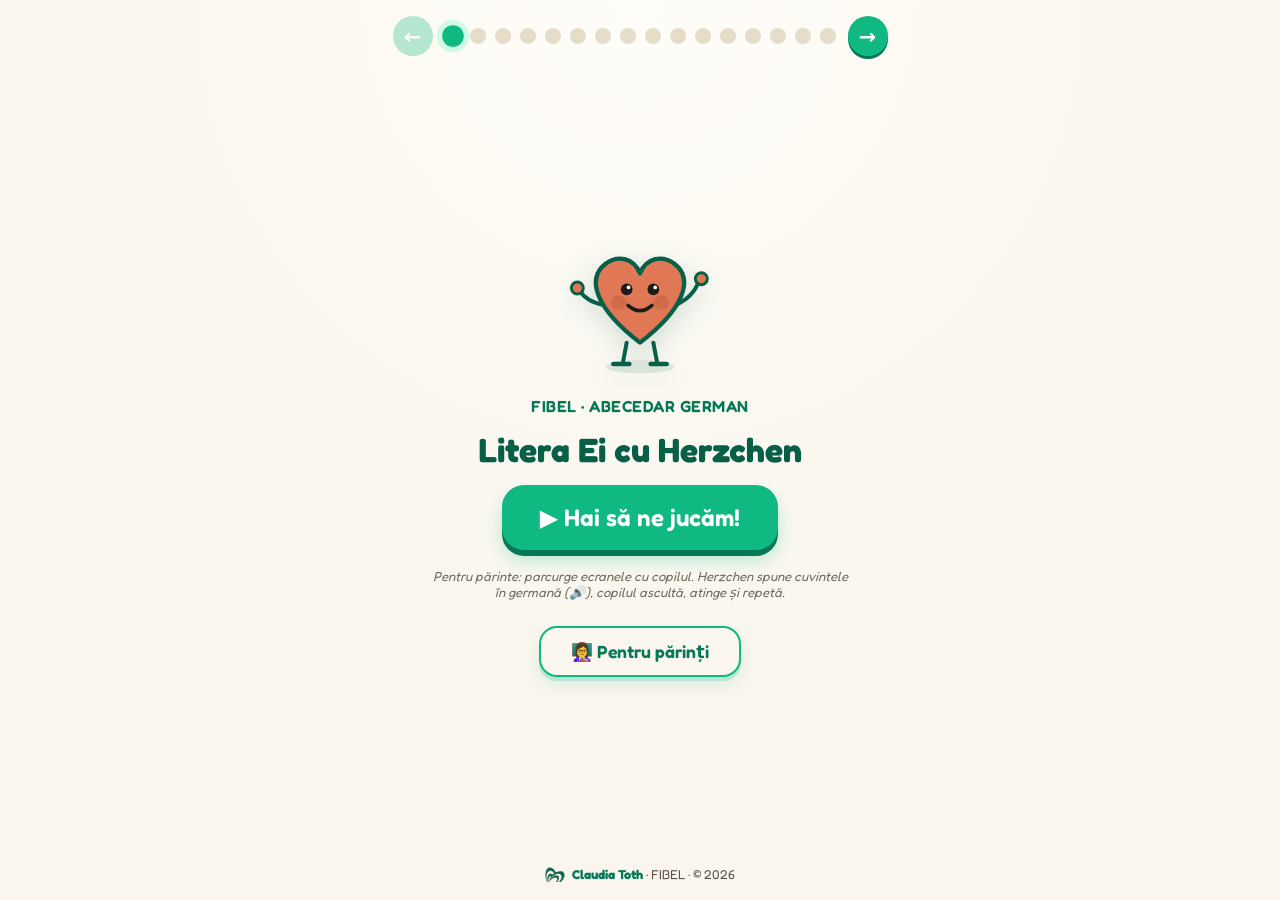
<file: index.html>
<!DOCTYPE html>
<html lang="ro">
<head>
<meta charset="UTF-8">
<meta name="viewport" content="width=device-width, initial-scale=1, maximum-scale=1, user-scalable=no">
<meta name="robots" content="noindex, nofollow">
<title>FIBEL · Litera Ei cu Herzchen 🧡</title>
<link rel="stylesheet" href="styles.css">
</head>
<body>

<div class="topbar">
  <button class="navbtn" id="backBtn" aria-label="Înapoi" title="Înapoi">←</button>
  <div class="dots" id="dots"></div>
  <button class="navbtn" id="fwdBtn" aria-label="Înainte" title="Înainte">→</button>
</div>

<main class="stage" id="stage"><!-- screens injected by app.js --></main>

<div class="brandbar"><img src="images/butterfly-emerald.png" class="bf-foot" alt=""> <b>Claudia Toth</b> · FIBEL · © 2026</div>

<!-- overlay parinti/profesori -->
<div class="overlay" id="parentOverlay">
  <div class="panel">
    <button class="close" id="parentClose" aria-label="Închide">✕</button>
    <h3>👩‍🏫 Pentru părinți și educatoare</h3>
    <p>„Litera Ei cu Herzchen" învață copilul (4–8 ani) să recunoască digraful <b>Ei</b> (se citește „ai", un singur sunet), primele cuvinte germane cu Ei — și <b>propoziții</b> citite și scrise din literele învățate. Personajul-ghid este <b>Herzchen</b> (inimioara) — creația originală a Claudiei. 🧡</p>

    <h4>Cum o folosești</h4>
    <p>Parcurge ecranele împreună cu copilul. Apasă butoanele 🔊 — Herzchen spune cuvântul în germană, copilul ascultă, atinge și repetă. Folosește săgețile <b>← →</b> de sus ca să mergi înainte/înapoi. La final: diplomă + pagină de colorat (ABC-Geschichte).</p>

    <h4>Cuvintele lecției (digraful Ei)</h4>
    <div class="wlist" id="parentWords"></div>

    <h4>Materiale</h4>
    <p>Fișă de lucru tipăribilă + diploma la final.</p>
    <a class="plink" href="fibel-litera-ei.pdf" target="_blank" rel="noopener">📄 Deschide fișa PDF</a>
  </div>
</div>

<!-- diploma + pagina de colorat pentru tiparire -->
<div id="diploma-print"></div>
<div id="coloring-print"></div>

<script src="app.js"></script>
</body>
</html>
</file>
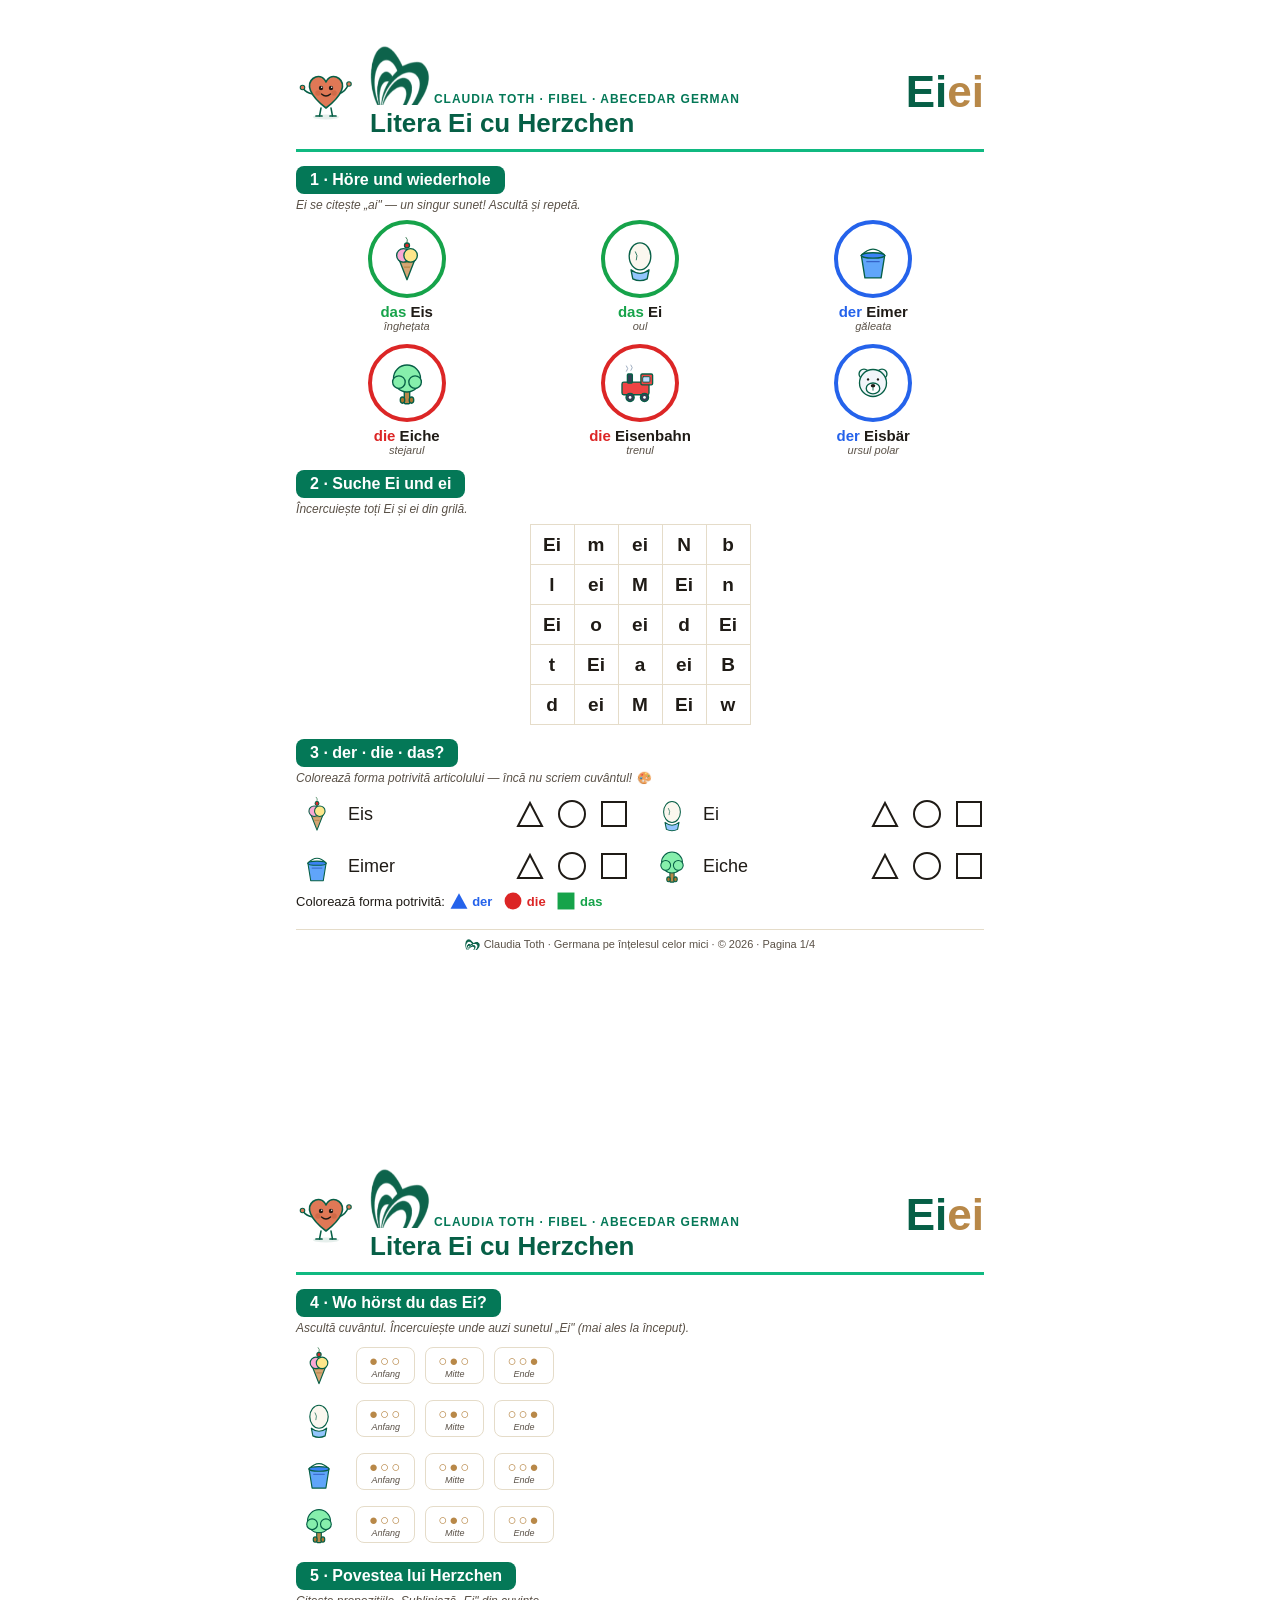
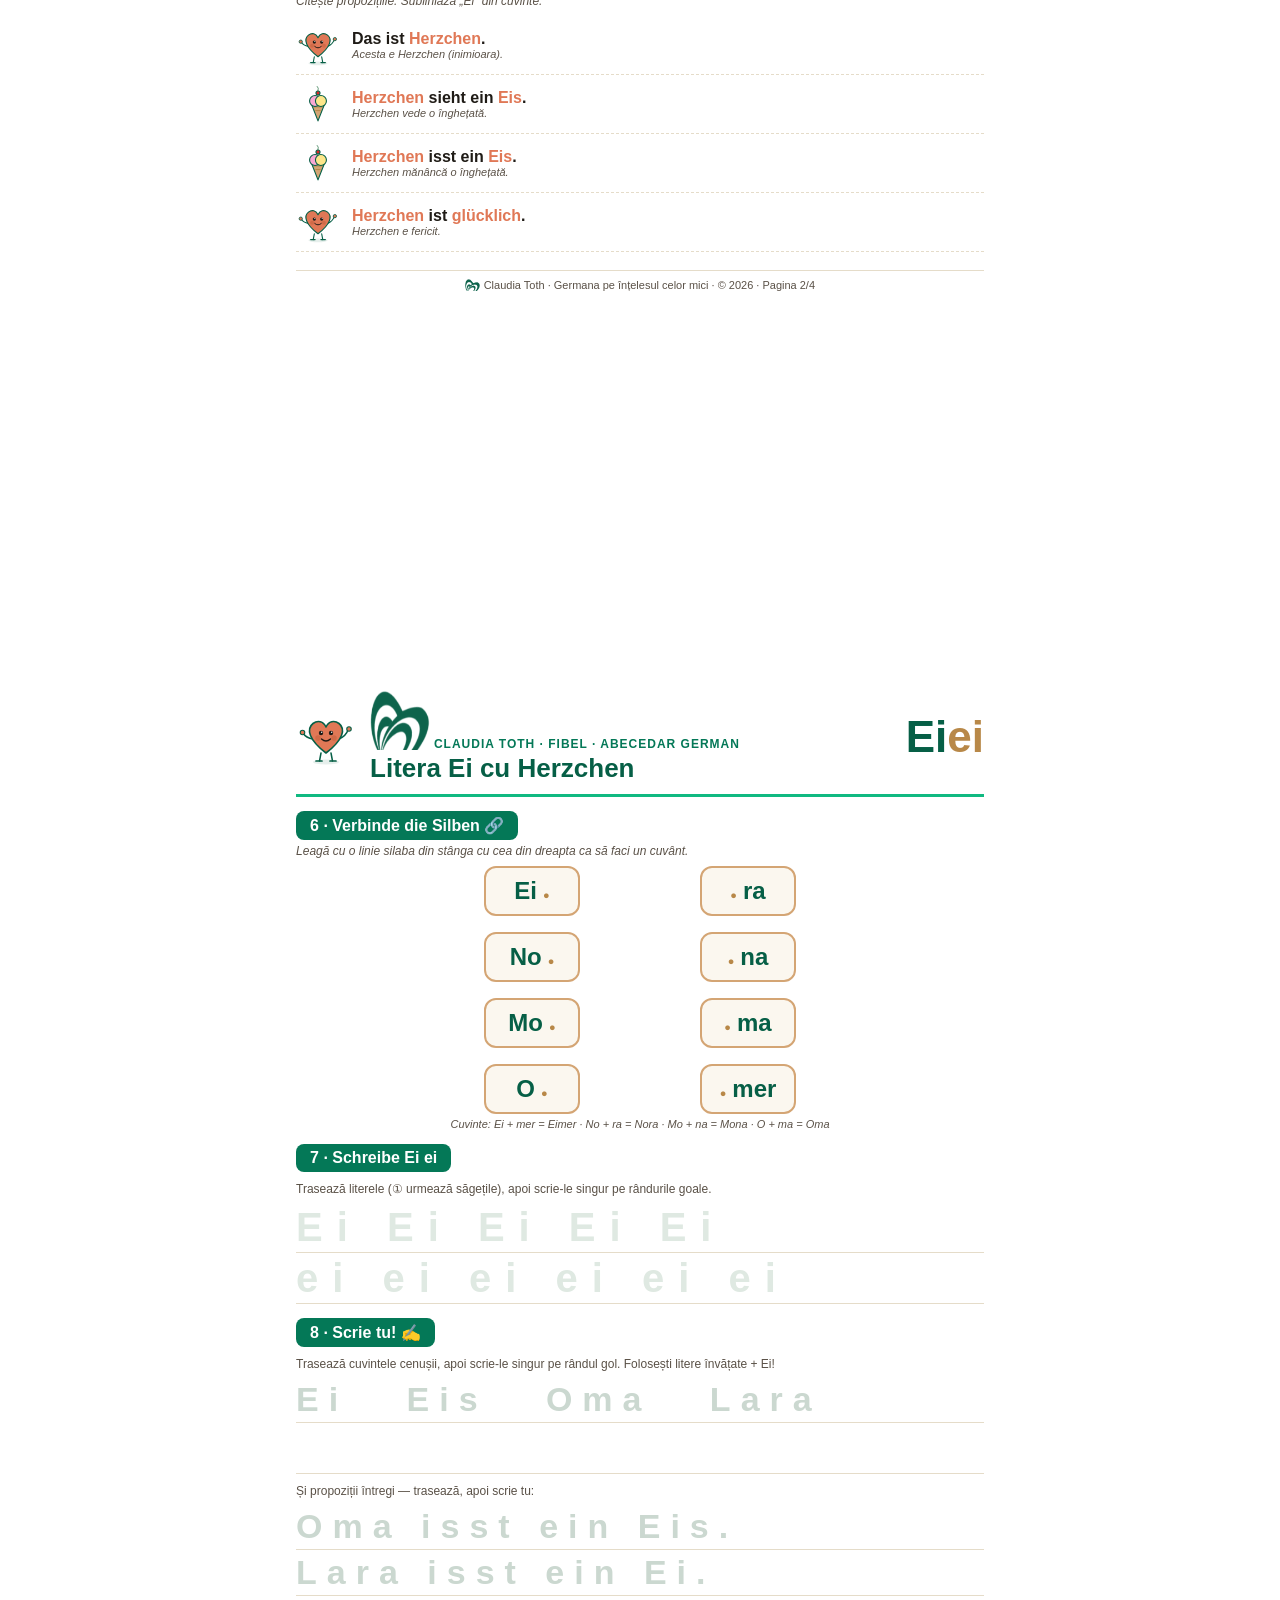
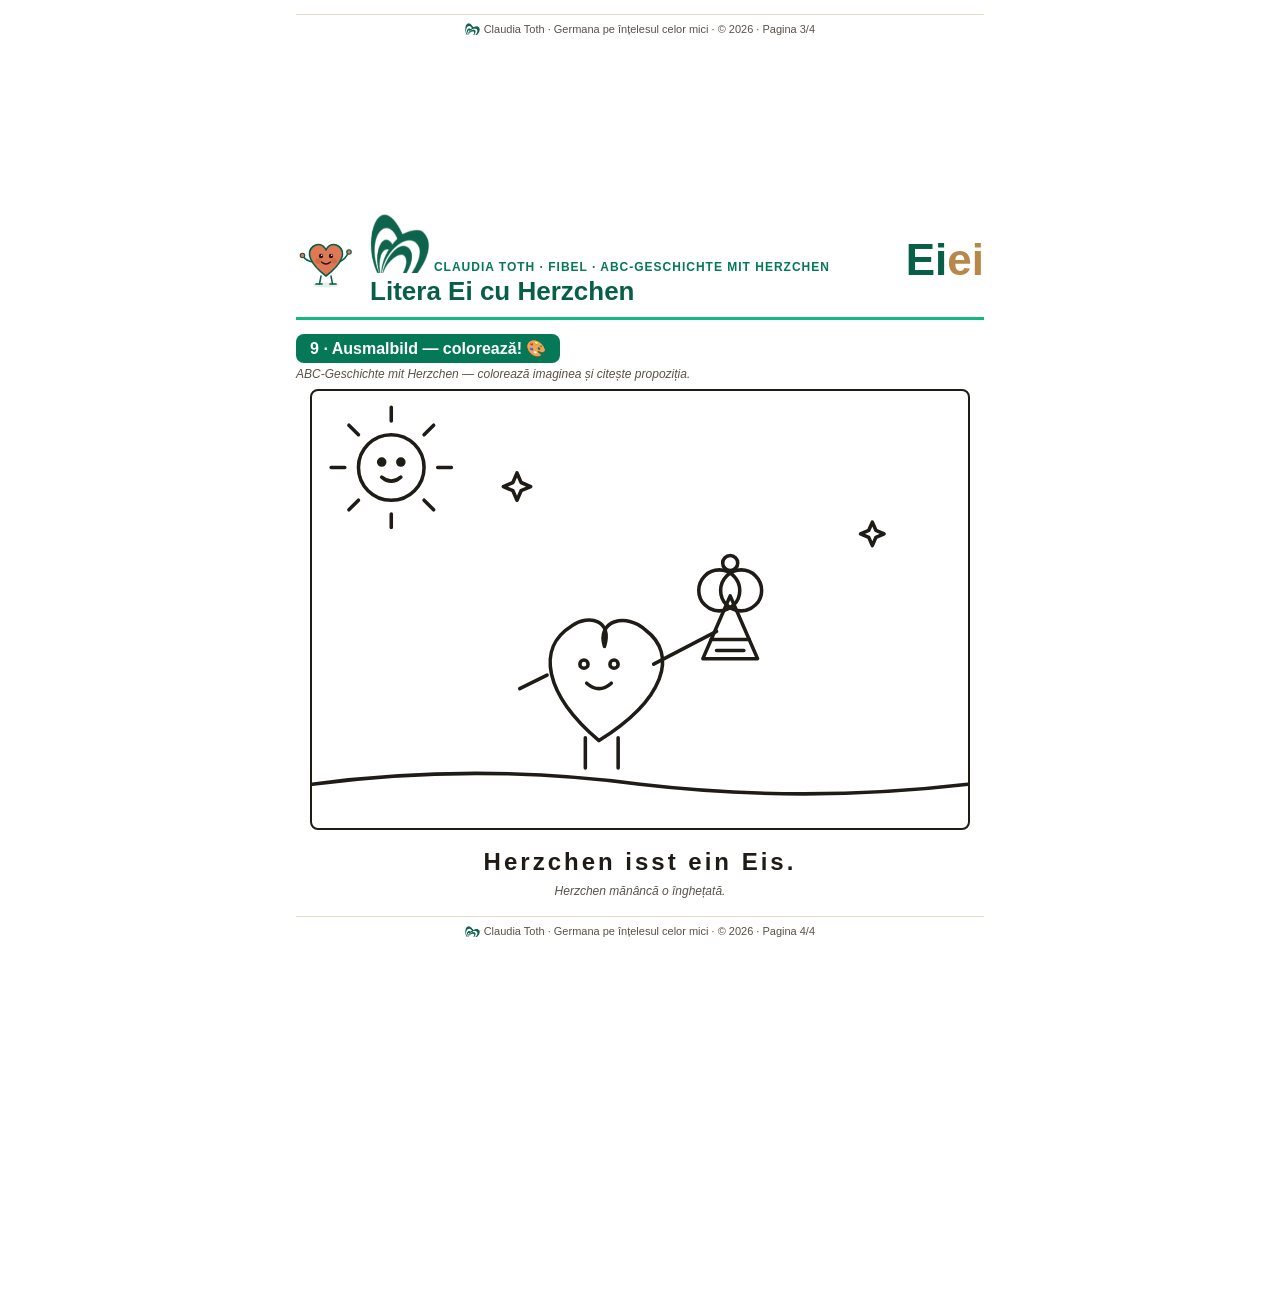
<file: pdf.html>
<!DOCTYPE html>
<html lang="ro">
<head>
<meta charset="UTF-8">
<title>FIBEL · Litera Ei cu Herzchen — Fișă de lucru</title>
<style>
@page { size: A4; margin: 0; }
* { box-sizing: border-box; -webkit-print-color-adjust: exact; print-color-adjust: exact; }
:root{
  --emerald:#10b981; --emerald-d:#047857; --emerald-dd:#065f46;
  --crem:#FAF6EE; --ivory:#FBF7EF; --surface:#F5F0E8; --auriu:#D4A574; --auriu-d:#B88848;
  --terra:#E07856; --ink:#1F1B16; --warm:#5A5147; --border:#E5DCC9;
  --der:#2563eb; --die:#dc2626; --das:#16a34a;
}
body{ margin:0; font-family:'Segoe UI',Arial,sans-serif; color:var(--ink); background:#fff; }
.sheet{ width:210mm; min-height:297mm; padding:12mm 14mm; margin:0 auto; background:#fff; page-break-after:always; }
.sheet:last-child{ page-break-after:auto; }
.head{ display:flex; align-items:center; gap:14px; border-bottom:3px solid var(--emerald); padding-bottom:10px; margin-bottom:14px; }
.head img{ width:60px; height:60px; }
.head .t{ flex:1; }
.head .brand{ font-size:12px; color:var(--emerald-d); font-weight:700; letter-spacing:1px; text-transform:uppercase; }
.head h1{ margin:2px 0 0; font-size:26px; color:var(--emerald-dd); }
.head .big-letter{ font-size:44px; font-weight:800; color:var(--emerald-dd); }
.head .big-letter .lo{ color:var(--auriu-d); }
.sec{ margin:14px 0; }
.sec h2{ font-size:16px; color:#fff; background:var(--emerald-d); display:inline-block; padding:5px 14px; border-radius:8px; margin:0 0 10px; }
.sec .de-sub{ font-size:12px; color:var(--warm); font-style:italic; margin:-6px 0 8px; }
.bilder{ display:grid; grid-template-columns:repeat(3,1fr); gap:12px; }
.bild{ text-align:center; }
.bild .circ{ width:78px; height:78px; border-radius:50%; background:#fff; border:4px solid var(--auriu); display:flex; align-items:center; justify-content:center; margin:0 auto 5px; }
.bild .circ.m{ border-color:var(--der);} .bild .circ.f{ border-color:var(--die);} .bild .circ.n{ border-color:var(--das);}
.bild .circ img{ width:54px; height:54px; }
.bild .w{ font-size:15px; font-weight:700; }
.bild .w .art-m{ color:var(--der);} .bild .w .art-f{ color:var(--die);} .bild .w .art-n{ color:var(--das);}
.bild .ro{ font-size:11px; color:var(--warm); font-style:italic; }
.grid{ border-collapse:collapse; margin:0 auto; }
.grid td{ width:44px; height:40px; border:1.5px solid var(--border); text-align:center; font-size:19px; font-weight:600; }
.ddd{ display:grid; grid-template-columns:repeat(2,1fr); gap:10px 22px; }
.ddd .row{ display:flex; align-items:center; gap:10px; font-size:18px; }
.ddd .row img{ width:42px; height:42px; }
.shapes{ display:inline-flex; gap:12px; margin-left:auto; }
.shp{ width:30px; height:30px; }
.shape-legend{ font-size:13px; color:var(--ink); margin:4px 0 10px; }
.shape-legend svg{ width:20px; height:20px; vertical-align:-5px; }
.story .s{ display:flex; align-items:center; gap:12px; padding:7px 0; border-bottom:1px dashed var(--border); }
.story .s img{ width:44px; height:44px; }
.story .s .de{ font-size:16px; font-weight:600; }
.story .s .de b{ color:var(--terra); }
.story .s .ro{ font-size:11px; color:var(--warm); font-style:italic; }
.write .line{ font-size:40px; letter-spacing:14px; color:#dfe9e2; font-weight:700; border-bottom:1.5px solid var(--border); padding:2px 0; line-height:1.15; }
.write .hint{ font-size:12px; color:var(--warm); margin-bottom:6px; }
.silben{ display:flex; justify-content:center; gap:120px; margin:8px 0 4px; }
.silben .col{ display:flex; flex-direction:column; gap:16px; }
.silben .syl{ font-size:24px; font-weight:700; color:var(--emerald-dd); border:2px solid var(--auriu); border-radius:12px; padding:9px 0; width:96px; text-align:center; background:var(--ivory); }
.silben .syl::after{ content:"●"; font-size:11px; color:var(--auriu-d); margin-left:6px; }
.silben .col.right .syl::before{ content:"●"; font-size:11px; color:var(--auriu-d); margin-right:6px; }
.silben .col.right .syl::after{ content:none; }
.silben-key{ font-size:11px; color:var(--warm); font-style:italic; text-align:center; margin-top:2px; }
.write-word{ font-size:34px; letter-spacing:10px; color:#dfe9e2; font-weight:700; border-bottom:1.5px solid var(--border); padding:2px 0; line-height:1.2; }
.write-word .lead{ color:#cbd8d0; }
.foot{ position:relative; margin-top:18px; padding-top:8px; border-top:1.5px solid var(--border); font-size:11px; color:var(--warm); text-align:center; }
.bf-inline{ height:1.05em; width:auto; vertical-align:-0.16em; margin-right:.32em; }
.hoer{ display:flex; flex-direction:column; gap:7px; margin-top:4px; }
.hoer-row{ display:flex; align-items:center; gap:14px; }
.hoer-row > img{ width:46px; height:46px; flex-shrink:0; }
.hoer-boxes{ display:flex; gap:10px; }
.hbox{ border:1.5px solid var(--border); border-radius:8px; padding:4px 12px; text-align:center; font-size:15px; letter-spacing:2px; color:var(--auriu-d); min-width:54px; }
.hbox span{ display:block; font-size:9px; letter-spacing:0; color:var(--warm); font-style:italic; }
.colorbox{ text-align:center; margin:8px 0; }
.colorbox img{ width:100%; max-width:660px; border:2px solid var(--ink); border-radius:8px; }
.cp-sentence{ text-align:center; font-size:24px; font-weight:700; letter-spacing:3px; color:var(--ink); margin-top:14px; }
</style>
</head>
<body>

<div class="sheet">
  <div class="head">
    <img src="images/icons/herzchen.svg" alt="Herzchen">
    <div class="t">
      <div class="brand"><img src="images/butterfly-emerald.png" class="bf-inline" alt="">Claudia Toth · FIBEL · Abecedar german</div>
      <h1>Litera Ei cu Herzchen</h1>
    </div>
    <div class="big-letter">Ei<span class="lo">ei</span></div>
  </div>

  <div class="sec">
    <h2>1 · Höre und wiederhole</h2>
    <div class="de-sub">Ei se citește „ai" — un singur sunet! Ascultă și repetă.</div>
    <div class="bilder">
      <div class="bild"><div class="circ n"><img src="images/icons/eis.svg"></div><div class="w"><span class="art-n">das</span> Eis</div><div class="ro">înghețata</div></div>
      <div class="bild"><div class="circ n"><img src="images/icons/ei.svg"></div><div class="w"><span class="art-n">das</span> Ei</div><div class="ro">oul</div></div>
      <div class="bild"><div class="circ m"><img src="images/icons/eimer.svg"></div><div class="w"><span class="art-m">der</span> Eimer</div><div class="ro">găleata</div></div>
      <div class="bild"><div class="circ f"><img src="images/icons/eiche.svg"></div><div class="w"><span class="art-f">die</span> Eiche</div><div class="ro">stejarul</div></div>
      <div class="bild"><div class="circ f"><img src="images/icons/eisenbahn.svg"></div><div class="w"><span class="art-f">die</span> Eisenbahn</div><div class="ro">trenul</div></div>
      <div class="bild"><div class="circ m"><img src="images/icons/eisbaer.svg"></div><div class="w"><span class="art-m">der</span> Eisbär</div><div class="ro">ursul polar</div></div>
    </div>
  </div>

  <div class="sec">
    <h2>2 · Suche Ei und ei</h2>
    <div class="de-sub">Încercuiește toți Ei și ei din grilă.</div>
    <table class="grid">
      <tr><td>Ei</td><td>m</td><td>ei</td><td>N</td><td>b</td></tr>
      <tr><td>l</td><td>ei</td><td>M</td><td>Ei</td><td>n</td></tr>
      <tr><td>Ei</td><td>o</td><td>ei</td><td>d</td><td>Ei</td></tr>
      <tr><td>t</td><td>Ei</td><td>a</td><td>ei</td><td>B</td></tr>
      <tr><td>d</td><td>ei</td><td>M</td><td>Ei</td><td>w</td></tr>
    </table>
  </div>

  <div class="sec">
    <h2>3 · der · die · das?</h2>
    <div class="de-sub">Colorează forma potrivită articolului — încă nu scriem cuvântul! 🎨</div>
    <div class="ddd">
      <div class="row"><img src="images/icons/eis.svg"> Eis <span class="shapes"><svg class="shp" viewBox="0 0 30 30"><polygon points="15,4 27,27 3,27" fill="none" stroke="#1F1B16" stroke-width="2"/></svg><svg class="shp" viewBox="0 0 30 30"><circle cx="15" cy="15" r="13" fill="none" stroke="#1F1B16" stroke-width="2"/></svg><svg class="shp" viewBox="0 0 30 30"><rect x="3" y="3" width="24" height="24" fill="none" stroke="#1F1B16" stroke-width="2"/></svg></span></div>
      <div class="row"><img src="images/icons/ei.svg"> Ei <span class="shapes"><svg class="shp" viewBox="0 0 30 30"><polygon points="15,4 27,27 3,27" fill="none" stroke="#1F1B16" stroke-width="2"/></svg><svg class="shp" viewBox="0 0 30 30"><circle cx="15" cy="15" r="13" fill="none" stroke="#1F1B16" stroke-width="2"/></svg><svg class="shp" viewBox="0 0 30 30"><rect x="3" y="3" width="24" height="24" fill="none" stroke="#1F1B16" stroke-width="2"/></svg></span></div>
      <div class="row"><img src="images/icons/eimer.svg"> Eimer <span class="shapes"><svg class="shp" viewBox="0 0 30 30"><polygon points="15,4 27,27 3,27" fill="none" stroke="#1F1B16" stroke-width="2"/></svg><svg class="shp" viewBox="0 0 30 30"><circle cx="15" cy="15" r="13" fill="none" stroke="#1F1B16" stroke-width="2"/></svg><svg class="shp" viewBox="0 0 30 30"><rect x="3" y="3" width="24" height="24" fill="none" stroke="#1F1B16" stroke-width="2"/></svg></span></div>
      <div class="row"><img src="images/icons/eiche.svg"> Eiche <span class="shapes"><svg class="shp" viewBox="0 0 30 30"><polygon points="15,4 27,27 3,27" fill="none" stroke="#1F1B16" stroke-width="2"/></svg><svg class="shp" viewBox="0 0 30 30"><circle cx="15" cy="15" r="13" fill="none" stroke="#1F1B16" stroke-width="2"/></svg><svg class="shp" viewBox="0 0 30 30"><rect x="3" y="3" width="24" height="24" fill="none" stroke="#1F1B16" stroke-width="2"/></svg></span></div>
    </div>
    <div class="shape-legend">Colorează forma potrivită: <svg viewBox="0 0 26 26"><polygon points="13,3 24,23 2,23" fill="#2563eb"/></svg> <b style="color:#2563eb">der</b> &nbsp; <svg viewBox="0 0 26 26"><circle cx="13" cy="13" r="11" fill="#dc2626"/></svg> <b style="color:#dc2626">die</b> &nbsp; <svg viewBox="0 0 26 26"><rect x="2" y="2" width="22" height="22" fill="#16a34a"/></svg> <b style="color:#16a34a">das</b></div>
  </div>

  <div class="foot"><img src="images/butterfly-emerald.png" class="bf-inline" alt="">Claudia Toth · Germana pe înțelesul celor mici · © 2026 · Pagina 1/4</div>
</div>

<div class="sheet">
  <div class="head">
    <img src="images/icons/herzchen.svg" alt="Herzchen">
    <div class="t">
      <div class="brand"><img src="images/butterfly-emerald.png" class="bf-inline" alt="">Claudia Toth · FIBEL · Abecedar german</div>
      <h1>Litera Ei cu Herzchen</h1>
    </div>
    <div class="big-letter">Ei<span class="lo">ei</span></div>
  </div>

  <div class="sec">
    <h2>4 · Wo hörst du das Ei?</h2>
    <div class="de-sub">Ascultă cuvântul. Încercuiește unde auzi sunetul „Ei" (mai ales la început).</div>
    <div class="hoer">
        <div class="hoer-row"><img src="images/icons/eis.svg"><div class="hoer-boxes"><div class="hbox">●○○<span>Anfang</span></div><div class="hbox">○●○<span>Mitte</span></div><div class="hbox">○○●<span>Ende</span></div></div></div>
        <div class="hoer-row"><img src="images/icons/ei.svg"><div class="hoer-boxes"><div class="hbox">●○○<span>Anfang</span></div><div class="hbox">○●○<span>Mitte</span></div><div class="hbox">○○●<span>Ende</span></div></div></div>
        <div class="hoer-row"><img src="images/icons/eimer.svg"><div class="hoer-boxes"><div class="hbox">●○○<span>Anfang</span></div><div class="hbox">○●○<span>Mitte</span></div><div class="hbox">○○●<span>Ende</span></div></div></div>
        <div class="hoer-row"><img src="images/icons/eiche.svg"><div class="hoer-boxes"><div class="hbox">●○○<span>Anfang</span></div><div class="hbox">○●○<span>Mitte</span></div><div class="hbox">○○●<span>Ende</span></div></div></div></div>
  </div>

  <div class="sec story">
    <h2>5 · Povestea lui Herzchen</h2>
    <div class="de-sub">Citește propozițiile. Subliniază „Ei" din cuvinte.</div>
    <div class="s"><img src="images/icons/herzchen.svg"><div><div class="de">Das ist <b>Herzchen</b>.</div><div class="ro">Acesta e Herzchen (inimioara).</div></div></div>
    <div class="s"><img src="images/icons/eis.svg"><div><div class="de"><b>Herzchen</b> sieht ein <b>Eis</b>.</div><div class="ro">Herzchen vede o înghețată.</div></div></div>
    <div class="s"><img src="images/icons/eis.svg"><div><div class="de"><b>Herzchen</b> isst ein <b>Eis</b>.</div><div class="ro">Herzchen mănâncă o înghețată.</div></div></div>
    <div class="s"><img src="images/icons/herzchen.svg"><div><div class="de"><b>Herzchen</b> ist <b>glücklich</b>.</div><div class="ro">Herzchen e fericit.</div></div></div>
  </div>

  <div class="foot"><img src="images/butterfly-emerald.png" class="bf-inline" alt="">Claudia Toth · Germana pe înțelesul celor mici · © 2026 · Pagina 2/4</div>
</div>

<div class="sheet">
  <div class="head">
    <img src="images/icons/herzchen.svg" alt="Herzchen">
    <div class="t">
      <div class="brand"><img src="images/butterfly-emerald.png" class="bf-inline" alt="">Claudia Toth · FIBEL · Abecedar german</div>
      <h1>Litera Ei cu Herzchen</h1>
    </div>
    <div class="big-letter">Ei<span class="lo">ei</span></div>
  </div>

  <div class="sec">
    <h2>6 · Verbinde die Silben 🔗</h2>
    <div class="de-sub">Leagă cu o linie silaba din stânga cu cea din dreapta ca să faci un cuvânt.</div>
    <div class="silben">
      <div class="col left"><div class="syl">Ei</div><div class="syl">No</div><div class="syl">Mo</div><div class="syl">O</div></div>
      <div class="col right"><div class="syl">ra</div><div class="syl">na</div><div class="syl">ma</div><div class="syl">mer</div></div>
    </div>
    <div class="silben-key">Cuvinte: Ei + mer = Eimer · No + ra = Nora · Mo + na = Mona · O + ma = Oma</div>
  </div>

  <div class="sec write">
    <h2>7 · Schreibe Ei ei</h2>
    <div class="hint">Trasează literele (① urmează săgețile), apoi scrie-le singur pe rândurile goale.</div>
    <div class="line">Ei Ei Ei Ei Ei</div>
    <div class="line">ei ei ei ei ei ei</div>
  </div>

  <div class="sec write">
    <h2>8 · Scrie tu! ✍️</h2>
    <div class="hint">Trasează cuvintele cenușii, apoi scrie-le singur pe rândul gol. Folosești litere învățate + Ei!</div>
    <div class="write-word"><span class="lead">Ei</span> &nbsp; <span class="lead">Eis</span> &nbsp; <span class="lead">Oma</span> &nbsp; <span class="lead">Lara</span></div>
    <div class="line">&nbsp;</div>
    <div class="hint" style="margin-top:10px">Și propoziții întregi — trasează, apoi scrie tu:</div>
    <div class="write-word"><span class="lead">Oma isst ein Eis.</span></div>
    <div class="write-word"><span class="lead">Lara isst ein Ei.</span></div>
  </div>

  <div class="foot"><img src="images/butterfly-emerald.png" class="bf-inline" alt="">Claudia Toth · Germana pe înțelesul celor mici · © 2026 · Pagina 3/4</div>
</div>

<div class="sheet">
  <div class="head">
    <img src="images/icons/herzchen.svg" alt="Herzchen">
    <div class="t">
      <div class="brand"><img src="images/butterfly-emerald.png" class="bf-inline" alt="">Claudia Toth · FIBEL · ABC-Geschichte mit Herzchen</div>
      <h1>Litera Ei cu Herzchen</h1>
    </div>
    <div class="big-letter">Ei<span class="lo">ei</span></div>
  </div>

  <div class="sec">
    <h2>9 · Ausmalbild — colorează! 🎨</h2>
    <div class="de-sub">ABC-Geschichte mit Herzchen — colorează imaginea și citește propoziția.</div>
    <div class="colorbox"><img src="images/icons/herzchen-color.svg" alt="Herzchen isst ein Eis"></div>
    <div class="cp-sentence">Herzchen isst ein Eis.</div>
    <div class="de-sub" style="text-align:center;margin-top:8px">Herzchen mănâncă o înghețată.</div>
  </div>

  <div class="foot"><img src="images/butterfly-emerald.png" class="bf-inline" alt="">Claudia Toth · Germana pe înțelesul celor mici · © 2026 · Pagina 4/4</div>
</div>

</body>
</html>
</file>
<file: styles.css>
/* ===== FIBEL pilot — Litera M cu Mimi · brand Claudia Toth v2 ===== */
@import url('https://fonts.googleapis.com/css2?family=Fredoka:wght@400;500;600;700&display=swap');

:root{
  --crem:#FAF6EE; --ivory:#FBF7EF; --surface:#F5F0E8;
  --emerald:#10b981; --emerald-d:#047857; --emerald-dd:#065f46;
  --auriu:#D4A574; --auriu-d:#B88848; --terra:#E07856;
  --ink:#1F1B16; --warm:#5A5147; --border:#E5DCC9;
  --der:#2563eb; --die:#dc2626; --das:#16a34a;
}
*{box-sizing:border-box;-webkit-tap-highlight-color:transparent;}
html,body{margin:0;height:100%;}
body{
  font-family:'Fredoka',system-ui,Segoe UI,sans-serif;
  background:radial-gradient(circle at 50% 0%,#fffdf8 0%,var(--crem) 60%);
  color:var(--ink); min-height:100%;
  display:flex; flex-direction:column; align-items:center;
  overflow-x:hidden;
}

/* ---- top bar: progress stars ---- */
.topbar{width:100%;max-width:640px;display:flex;align-items:center;justify-content:center;gap:12px;padding:16px 16px 4px;}
.navbtn{font-family:inherit;cursor:pointer;border:none;width:40px;height:40px;border-radius:50%;
  background:var(--emerald);color:#fff;font-size:1.3rem;font-weight:700;flex-shrink:0;
  box-shadow:0 3px 0 var(--emerald-d);transition:transform .1s,box-shadow .1s,opacity .2s;}
.navbtn:active{transform:translateY(3px);box-shadow:0 1px 0 var(--emerald-d);}
.navbtn:disabled{opacity:.3;cursor:default;box-shadow:none;}
.dots{display:flex;gap:9px;flex-wrap:wrap;justify-content:center;}
.dot{cursor:pointer;}
.dot{width:16px;height:16px;border-radius:50%;background:var(--border);transition:.3s;}
.dot.done{background:var(--auriu);}
.dot.active{background:var(--emerald);transform:scale(1.35);box-shadow:0 0 0 4px #d1fae5;}

/* ---- stage ---- */
.stage{
  width:100%;max-width:640px;flex:1;
  display:flex;flex-direction:column;align-items:center;justify-content:center;
  text-align:center;padding:8px 18px 28px;gap:14px;
}
.screen{display:none;flex-direction:column;align-items:center;gap:16px;width:100%;animation:pop .35s ease;}
.screen.on{display:flex;}
@keyframes pop{from{opacity:0;transform:translateY(14px) scale(.97);}to{opacity:1;transform:none;}}

.mimi{width:160px;height:160px;filter:drop-shadow(0 8px 14px rgba(6,95,70,.18));}
.mimi.small{width:96px;height:96px;}
.kicker{font-size:1rem;color:var(--emerald-d);font-weight:600;letter-spacing:.5px;text-transform:uppercase;margin:0;}
.title{font-size:2.1rem;font-weight:700;color:var(--emerald-dd);margin:0;line-height:1.1;}
.parent-note{font-size:.82rem;color:var(--warm);font-style:italic;max-width:420px;margin:2px auto 0;opacity:.85;}

/* ---- big buttons ---- */
.big-btn{
  font-family:inherit;cursor:pointer;border:none;
  font-size:1.5rem;font-weight:600;color:#fff;
  background:var(--emerald);padding:18px 38px;border-radius:22px;
  box-shadow:0 6px 0 var(--emerald-d),0 10px 18px rgba(16,185,129,.28);
  transition:transform .1s, box-shadow .1s; min-width:120px;
}
.big-btn:active{transform:translateY(5px);box-shadow:0 1px 0 var(--emerald-d),0 4px 10px rgba(16,185,129,.25);}
.big-btn.amber{background:var(--auriu);box-shadow:0 6px 0 var(--auriu-d),0 10px 18px rgba(212,165,116,.3);}
.big-btn.amber:active{box-shadow:0 1px 0 var(--auriu-d);}
.btn-row{display:flex;gap:14px;flex-wrap:wrap;justify-content:center;}

/* round sound button */
.sound-btn{
  width:120px;height:120px;border-radius:50%;border:none;cursor:pointer;
  background:var(--emerald);color:#fff;font-size:3.2rem;
  box-shadow:0 8px 0 var(--emerald-d),0 12px 22px rgba(16,185,129,.3);
  transition:transform .1s,box-shadow .1s;
}
.sound-btn:active{transform:translateY(6px);box-shadow:0 2px 0 var(--emerald-d);}
.sound-btn.pulse{animation:pulse 1.1s infinite;}
@keyframes pulse{0%,100%{transform:scale(1);}50%{transform:scale(1.07);}}

/* ---- giant letter ---- */
.letter-hero{
  font-size:8rem;font-weight:700;line-height:1;color:var(--emerald-dd);
  text-shadow:0 6px 0 #d1fae5;letter-spacing:.1em;
}
.letter-hero .lo{color:var(--auriu-d);}

/* ---- picture cards grid ---- */
.cards{display:grid;grid-template-columns:repeat(2,1fr);gap:16px;width:100%;max-width:440px;}
.card{
  background:var(--ivory);border:2px solid var(--border);border-radius:20px;
  padding:14px 10px 12px;cursor:pointer;transition:transform .12s,box-shadow .12s;
  display:flex;flex-direction:column;align-items:center;gap:6px;
  box-shadow:0 3px 8px rgba(0,0,0,.05);
}
.card:active{transform:scale(.96);}
.card.tapped{border-color:var(--emerald);box-shadow:0 0 0 4px #d1fae5;}
.circle{
  width:104px;height:104px;border-radius:50%;background:#fff;
  display:flex;align-items:center;justify-content:center;border:5px solid var(--auriu);
  box-shadow:0 5px 14px rgba(0,0,0,.08);
}
.circle img{width:74px;height:74px;display:block;}
.circle.ring-m{border-color:var(--der);}
.circle.ring-f{border-color:var(--die);}
.circle.ring-n{border-color:var(--das);}
.word{font-size:1.35rem;font-weight:600;}
.art-m{color:var(--der);} .art-f{color:var(--die);} .art-n{color:var(--das);}
.word .ro{display:block;font-size:.8rem;color:var(--warm);font-weight:400;font-style:italic;}

/* ---- game ---- */
.game-q{font-size:1.4rem;font-weight:600;color:var(--emerald-dd);margin:0;}
.game-q .m-hi{color:var(--terra);}
.game-grid{display:grid;grid-template-columns:repeat(2,1fr);gap:16px;width:100%;max-width:420px;}
.tile{
  background:var(--ivory);border:2px solid var(--border);border-radius:20px;padding:12px;cursor:pointer;
  box-shadow:0 3px 8px rgba(0,0,0,.05);transition:transform .1s;
}
.tile:active{transform:scale(.95);}
.tile img{width:80px;height:80px;display:block;margin:0 auto;}
.tile.good{border-color:var(--emerald);box-shadow:0 0 0 4px #d1fae5;pointer-events:none;}
.tile.good::after{content:"⭐";position:absolute;}
.tile.bad{animation:shake .4s;}
@keyframes shake{0%,100%{transform:translateX(0);}25%{transform:translateX(-8px);}75%{transform:translateX(8px);}}

/* ---- trace ---- */
.trace-wrap{position:relative;width:260px;height:260px;}
.trace-guide{position:absolute;inset:0;display:flex;align-items:center;justify-content:center;
  font-size:13rem;font-weight:700;color:#e7e0cf;line-height:1;user-select:none;pointer-events:none;}
.trace-start{position:absolute;width:18px;height:18px;border-radius:50%;background:#10b981;border:3px solid #fff;box-shadow:0 0 0 3px #10b981;transform:translate(-50%,-50%);animation:pulse 1.1s infinite;z-index:3;pointer-events:none;}
.trace-stroke{position:absolute;inset:0;width:100%;height:100%;z-index:1;pointer-events:none;user-select:none;}
#traceCanvas{position:absolute;inset:0;border-radius:18px;touch-action:none;cursor:crosshair;z-index:2;}

/* ---- propoziții de citit (de la litera T) ---- */
.sent-col{display:flex;flex-direction:column;gap:10px;width:100%;max-width:320px;margin:2px auto 0;}
.readsent{display:flex;align-items:center;justify-content:space-between;gap:10px;cursor:pointer;
  background:var(--ivory);border:2.5px solid var(--terra);border-radius:16px;padding:12px 18px;
  font-size:1.5rem;font-weight:600;color:var(--emerald-dd);box-shadow:0 3px 8px rgba(0,0,0,.05);transition:transform .1s,box-shadow .12s;}
.readsent:active{transform:scale(.97);}
.readsent.tapped{border-color:var(--emerald);box-shadow:0 0 0 4px #d1fae5;}
.readsent .rs-play{font-size:1.3rem;}

/* ---- celebration ---- */
.stars-won{font-size:2.2rem;letter-spacing:6px;}
.confetti{position:fixed;top:-30px;font-size:1.6rem;pointer-events:none;animation:fall 2.2s linear forwards;z-index:50;}
@keyframes fall{to{transform:translateY(110vh) rotate(360deg);opacity:.9;}}

/* ---- footer brand ---- */
.brandbar{padding:10px 0 18px;font-size:.8rem;color:var(--warm);text-align:center;}
.brandbar b{color:var(--emerald-d);}
.bf-foot{height:1.2em;width:auto;vertical-align:-0.24em;margin-right:.3em;}
.bf-inline{height:1.05em;width:auto;vertical-align:-0.16em;margin-right:.3em;}
/* buton frumos „Pentru părinți" pe ecranul de start */
.parent-btn{font-family:inherit;cursor:pointer;margin-top:10px;
  font-size:1.1rem;font-weight:600;color:var(--emerald-d);
  background:var(--ivory);border:2.5px solid var(--emerald);
  padding:13px 30px;border-radius:18px;
  box-shadow:0 4px 0 #b9e6d3,0 8px 16px rgba(16,185,129,.14);
  transition:transform .1s,box-shadow .1s,background .15s;}
.parent-btn:hover{background:#eafaf3;}
.parent-btn:active{transform:translateY(4px);box-shadow:0 1px 0 #b9e6d3;}

/* ---- dual letter (M mare / m mic) ---- */
.dual-letter{display:flex;gap:34px;align-items:flex-end;justify-content:center;margin:4px 0;}
.dl{cursor:pointer;font-size:6.5rem;font-weight:700;color:var(--emerald-dd);line-height:1;text-shadow:0 5px 0 #d1fae5;transition:transform .12s;}
.dl:active{transform:scale(.94);}
.dl small{display:block;font-size:.95rem;color:var(--warm);font-weight:500;text-shadow:none;}

/* ---- letter grid (Suche M und m) ---- */
.letter-grid{display:grid;grid-template-columns:repeat(5,1fr);gap:8px;max-width:340px;width:100%;}
.lcell{aspect-ratio:1;display:flex;align-items:center;justify-content:center;font-size:1.5rem;font-weight:600;
  background:var(--ivory);border:2px solid var(--border);border-radius:12px;cursor:pointer;color:var(--ink);transition:transform .1s;}
.lcell:active{transform:scale(.9);}
.lcell.found{background:#d1fae5;border-color:var(--emerald);color:var(--emerald-d);pointer-events:none;}
.lcell.miss{animation:shake .4s;}
.counter{font-size:1rem;color:var(--warm);font-weight:500;}

/* ---- syllables ---- */
.syl-row{display:flex;flex-wrap:wrap;gap:12px;justify-content:center;}
.syl{font-size:1.7rem;font-weight:600;color:#fff;background:var(--auriu);padding:12px 24px;border-radius:16px;cursor:pointer;
  box-shadow:0 4px 0 var(--auriu-d);transition:transform .1s,box-shadow .1s;}
.syl:active{transform:translateY(4px);box-shadow:0 1px 0 var(--auriu-d);}
.syl .hi{color:#fff5e6;}

/* ---- legare silabe (tap-tap -> cuvinte) ---- */
.syll-wrap{position:relative;display:flex;justify-content:space-between;gap:70px;width:100%;max-width:340px;margin:6px auto 0;}
.syll-lines{position:absolute;inset:0;width:100%;height:100%;pointer-events:none;z-index:1;overflow:visible;}
.sl-line{stroke:var(--emerald);stroke-width:5;stroke-linecap:round;animation:lndraw .35s ease;}
@keyframes lndraw{from{opacity:0;}to{opacity:1;}}
.syll-col{display:flex;flex-direction:column;gap:14px;z-index:2;}
.syll{font-family:inherit;font-size:1.7rem;font-weight:700;color:#fff;background:var(--auriu);border:none;
  padding:14px 0;width:96px;border-radius:16px;cursor:pointer;letter-spacing:1px;
  box-shadow:0 4px 0 var(--auriu-d);transition:transform .1s,box-shadow .1s,background .15s;}
.syll:active{transform:translateY(3px);box-shadow:0 1px 0 var(--auriu-d);}
.syll.sel{background:var(--emerald);box-shadow:0 4px 0 var(--emerald-d);transform:scale(1.05);}
.syll.done{background:var(--emerald);box-shadow:0 4px 0 var(--emerald-d);opacity:.95;}
.syll.bad{animation:shake .4s;}
.syll-made{display:flex;flex-wrap:wrap;gap:8px;justify-content:center;min-height:1.6rem;margin-top:4px;}
.made-pill{background:#d1fae5;color:var(--emerald-dd);font-weight:700;font-size:1.05rem;border-radius:12px;padding:5px 14px;animation:pop .3s ease;}

/* ---- Scrie tu! (construieste cuvantul din litere) ---- */
.build-slots{display:flex;gap:10px;justify-content:center;margin:6px 0 2px;}
.bslot{width:54px;height:64px;border:none;border-bottom:5px solid var(--auriu);background:var(--ivory);border-radius:10px 10px 0 0;
  display:flex;align-items:center;justify-content:center;font-size:2rem;font-weight:700;color:var(--emerald-dd);}
.bslot.filled{border-bottom-color:var(--emerald);background:#eafaf3;animation:pop .25s ease;}
.build-pool{display:flex;gap:10px;justify-content:center;flex-wrap:wrap;max-width:340px;margin:4px auto 0;}
.bletter{font-family:inherit;font-size:1.7rem;font-weight:700;color:#fff;background:var(--emerald);border:none;
  width:60px;height:60px;border-radius:14px;cursor:pointer;box-shadow:0 4px 0 var(--emerald-d);transition:transform .1s,box-shadow .1s,opacity .2s;}
.bletter:active{transform:translateY(3px);box-shadow:0 1px 0 var(--emerald-d);}
.bletter.used{opacity:.25;pointer-events:none;}
.bletter.bad{animation:shake .4s;}

/* ---- scrie propoziția (literă cu literă, cu săgeți) ---- */
.stl-block{width:100%;max-width:440px;margin:0 auto 10px;}
.stl-head{display:flex;align-items:center;gap:10px;justify-content:center;font-size:1.4rem;font-weight:700;color:var(--emerald-dd);}
.stl-mini{font-family:inherit;border:2px solid var(--border);background:var(--ivory);border-radius:10px;width:38px;height:38px;cursor:pointer;font-size:1rem;color:var(--emerald-d);box-shadow:0 2px 0 #e3dccb;transition:transform .1s;}
.stl-mini:active{transform:translateY(2px);box-shadow:none;}
.stl-wrap{position:relative;display:flex;flex-wrap:wrap;align-items:flex-end;gap:6px 24px;justify-content:center;
  background:var(--ivory);border:2px dashed var(--terra);border-radius:16px;padding:8px 6px;margin-top:6px;}
.stl-word{display:flex;flex-wrap:nowrap;align-items:flex-end;gap:2px;}
.stl-cell{width:46px;height:66px;}
.stl-cell img{width:100%;height:100%;display:block;pointer-events:none;}
.stl-gap{width:20px;}
.stl-punct{font-size:2.4rem;font-weight:700;color:#cbd8d0;align-self:flex-end;line-height:.9;}
.stl-canvas{position:absolute;inset:0;width:100%;height:100%;touch-action:none;cursor:crosshair;z-index:2;border-radius:16px;}

/* ---- der/die/das quiz ---- */
.art-buttons{display:flex;gap:12px;justify-content:center;flex-wrap:wrap;}
.art-btn{font-family:inherit;font-size:1.4rem;font-weight:700;color:#fff;border:none;border-radius:16px;padding:14px 26px;cursor:pointer;box-shadow:0 4px 0 rgba(0,0,0,.18);transition:transform .1s;}
.art-btn:active{transform:translateY(3px);}
.art-btn.der{background:var(--der);} .art-btn.die{background:var(--die);} .art-btn.das{background:var(--das);}
.art-btn .art-shape{width:1.05em;height:1.05em;fill:#fff;opacity:.92;vertical-align:-3px;margin-right:7px;}
.fb{min-height:1.4em;font-size:1.1rem;font-weight:600;}
.fb.ok{color:var(--emerald-d);} .fb.no{color:var(--die);}

/* ---- story (propozitii semnificative) ---- */
.story{display:flex;flex-direction:column;gap:12px;width:100%;max-width:470px;}
.story-row{display:flex;align-items:center;gap:14px;background:var(--ivory);border:2px solid var(--border);
  border-radius:16px;padding:10px 14px;cursor:pointer;text-align:left;transition:transform .1s,box-shadow .1s;}
.story-row:active{transform:scale(.98);}
.story-row.read{border-color:var(--emerald);box-shadow:0 0 0 3px #d1fae5;}
.story-row img{width:56px;height:56px;flex-shrink:0;}
.story-row .s-de{font-size:1.18rem;font-weight:600;color:var(--ink);line-height:1.25;}
.story-row .s-ro{font-size:.78rem;color:var(--warm);font-style:italic;}
.story-row .s-play{margin-left:auto;font-size:1.5rem;}
.m-bold{color:var(--terra);font-weight:700;}

/* ---- flashcards (carduri de memorie) ---- */
.flip-card{width:240px;height:296px;perspective:1100px;cursor:pointer;margin:0 auto;}
.flip-inner{position:relative;width:100%;height:100%;transition:transform .5s;transform-style:preserve-3d;}
.flip-card.flipped .flip-inner{transform:rotateY(180deg);}
.flip-face{position:absolute;inset:0;-webkit-backface-visibility:hidden;backface-visibility:hidden;
  border-radius:24px;background:var(--ivory);border:3px solid var(--border);
  display:flex;flex-direction:column;align-items:center;justify-content:center;gap:12px;box-shadow:0 6px 16px rgba(0,0,0,.08);}
.flip-back{transform:rotateY(180deg);}
.flip-face .big-word{font-size:1.9rem;font-weight:700;}
.flip-face .big-word .ro{display:block;font-size:.9rem;color:var(--warm);font-weight:400;font-style:italic;margin-top:2px;}
.flip-hint{font-size:.85rem;color:var(--warm);font-style:italic;}
.flashnav{display:flex;gap:20px;align-items:center;justify-content:center;}

/* ---- Citește! cuvinte ---- */
.read-row{display:flex;flex-wrap:wrap;gap:12px;justify-content:center;max-width:450px;}
.readword{font-family:inherit;font-size:1.7rem;font-weight:700;color:var(--emerald-dd);background:var(--ivory);
  border:2.5px solid var(--border);border-radius:14px;padding:10px 22px;cursor:pointer;
  box-shadow:0 3px 0 #e3dccb;transition:transform .1s;letter-spacing:1px;}
.readword:active{transform:translateY(3px);}
.readword.tapped{border-color:var(--emerald);color:var(--emerald-d);}

/* ---- Wo hörst du? (pozitia sunetului) ---- */
.pos-row{display:flex;gap:10px;justify-content:center;flex-wrap:wrap;margin-top:4px;}
.pos-btn{font-family:inherit;cursor:pointer;background:var(--ivory);border:2.5px solid var(--border);border-radius:16px;
  padding:12px 14px;display:flex;flex-direction:column;align-items:center;gap:3px;min-width:98px;
  font-size:.95rem;font-weight:600;color:var(--emerald-dd);box-shadow:0 3px 0 #e3dccb;transition:transform .1s;}
.pos-btn:active{transform:translateY(3px);}
.pos-btn.good{border-color:var(--emerald);box-shadow:0 0 0 4px #d1fae5;}
.pos-btn.bad{animation:shake .4s;}
.pos-btn small{font-size:.72rem;color:var(--warm);font-weight:400;font-style:italic;}
.pos-dots{font-size:1.15rem;letter-spacing:2px;color:var(--auriu-d);}
.pos-dots b{color:var(--terra);font-weight:900;}

/* ---- test (Provocarea lui Mimi) ---- */
.quiz-stars{font-size:1.7rem;letter-spacing:7px;}
.quiz-stars .off{opacity:.22;}
.opt-grid{display:grid;grid-template-columns:repeat(3,1fr);gap:12px;max-width:430px;width:100%;}
.opt{background:var(--ivory);border:2px solid var(--border);border-radius:18px;padding:10px;cursor:pointer;transition:transform .1s;}
.opt:active{transform:scale(.95);}
.opt img{width:74px;height:74px;display:block;margin:0 auto;}
.opt.good{border-color:var(--emerald);box-shadow:0 0 0 4px #d1fae5;pointer-events:none;}
.opt.bad{animation:shake .4s;}

/* ---- diploma (in-app) ---- */
.diploma-card{background:var(--ivory);border:3px solid var(--auriu);border-radius:18px;padding:18px 16px;max-width:420px;width:100%;display:flex;flex-direction:column;gap:12px;align-items:center;}
.name-input{font-family:inherit;font-size:1.15rem;padding:10px 14px;border-radius:12px;border:2px solid var(--border);width:90%;text-align:center;color:var(--ink);}
.name-input:focus{outline:none;border-color:var(--emerald);}

/* ---- parinte overlay ---- */
.footlink{background:none;border:none;font-family:inherit;color:var(--emerald-d);font-weight:600;cursor:pointer;text-decoration:underline;font-size:.82rem;}
.overlay{position:fixed;inset:0;background:rgba(31,27,22,.55);display:none;align-items:center;justify-content:center;z-index:100;padding:18px;}
.overlay.on{display:flex;}
.panel{background:#fff;border-radius:20px;max-width:470px;width:100%;padding:22px 22px 26px;max-height:90vh;overflow:auto;box-shadow:0 12px 40px rgba(0,0,0,.3);}
.panel h3{color:var(--emerald-dd);margin:0 0 4px;font-size:1.3rem;}
.panel .close{float:right;border:none;background:var(--surface);width:34px;height:34px;border-radius:50%;font-size:1.1rem;cursor:pointer;color:var(--warm);}
.panel h4{color:var(--emerald-d);margin:16px 0 6px;font-size:1rem;}
.panel p,.panel li{font-size:.92rem;color:var(--warm);line-height:1.55;}
.panel .wlist{display:flex;flex-wrap:wrap;gap:6px;margin:6px 0;}
.panel .wlist span{background:var(--surface);border-radius:8px;padding:3px 10px;font-size:.85rem;color:var(--ink);}
.panel .plink{display:inline-block;margin-top:10px;background:var(--emerald);color:#fff;padding:10px 18px;border-radius:12px;text-decoration:none;font-weight:600;}

/* ---- print diploma ---- */
#diploma-print,#coloring-print{display:none;}
@page{ margin:0; }
@media print{
  body *{visibility:hidden;}
  #diploma-print,#diploma-print *,#coloring-print,#coloring-print *{visibility:visible;}
  #diploma-print,#coloring-print{display:block;position:absolute;left:0;top:0;width:100%;padding:12mm 8mm 0;box-sizing:border-box;}
}
/* ---- pagina de colorat (ABC-Geschichte) ---- */
.color-page{width:94%;max-width:760px;margin:14px auto;text-align:center;color:#1F1B16;}
.color-page .cp-head{font-size:12px;color:#047857;font-weight:700;letter-spacing:1px;text-transform:uppercase;}
.color-page .cp-title{font-size:20px;color:#065f46;margin:8px 0 12px;}
.color-page>img{width:100%;max-width:700px;border:2px solid #1F1B16;border-radius:10px;background:#fff;}
.color-page .cp-sentence{font-size:24px;font-weight:700;letter-spacing:3px;margin-top:16px;color:#1F1B16;}
.color-page .cp-foot{font-size:12px;color:#5A5147;margin-top:10px;}
.dip{width:92%;max-width:760px;margin:18px auto;border:7px double var(--auriu-d);border-radius:16px;padding:34px 30px;text-align:center;color:var(--ink);background:#fff;}
.dip .dip-brand{font-size:13px;letter-spacing:2px;text-transform:uppercase;color:var(--emerald-d);font-weight:700;}
.dip h1{font-size:40px;color:var(--emerald-dd);margin:8px 0 4px;}
.dip .dip-name{font-size:30px;color:var(--terra);font-weight:700;border-bottom:2px solid var(--auriu);display:inline-block;padding:0 24px 4px;margin:14px 0;}
.dip .dip-text{font-size:18px;color:var(--ink);}
.dip .dip-letter{font-size:64px;font-weight:800;color:var(--emerald-dd);margin:8px 0;}
.dip .dip-stars{font-size:30px;letter-spacing:8px;}
.dip>img{width:80px;height:80px;}
.dip .dip-foot{font-size:12px;color:var(--warm);margin-top:16px;}

@media(max-width:480px){
  .title{font-size:1.7rem;} .letter-hero{font-size:6rem;}
  .mimi{width:130px;height:130px;} .circle{width:88px;height:88px;} .circle img{width:62px;height:62px;}
  .dl{font-size:5rem;} .lcell{font-size:1.2rem;}
  .flip-card{width:210px;height:264px;}
}
</file>
